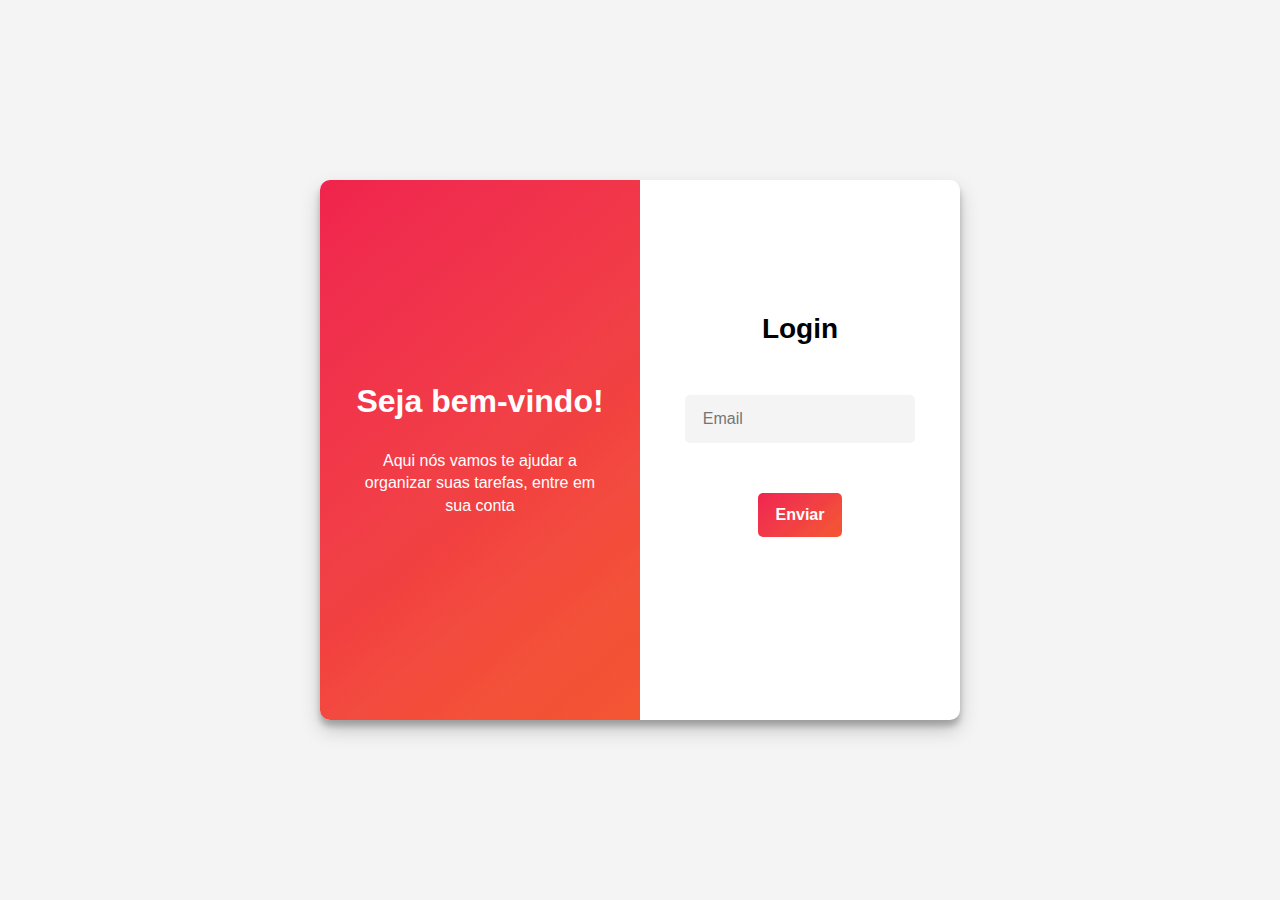
<file: index.html>
<!DOCTYPE html>
<html lang="pt-BR">
<head>
    <meta charset="UTF-8">
    <meta name="viewport" content="width=device-width, initial-scale=1.0">
    <title>Login</title>
    <link rel="stylesheet" href="/css/global.css">
    <link rel="stylesheet" href="/css/login.css">
</head>
<body>
    <div class="login-container">
        <div class="info-div">
            <h1>Seja bem-vindo!</h1>
            <p>Aqui nós vamos te ajudar a organizar suas tarefas, entre em sua conta </p>
        </div>

        <div class="login-section">
            <form id="login-form">
                <h2>Login</h2>
                <input type="email" id="login-email" placeholder="Email" required>
                <input id="btn-login" type="button" value="Enviar" />
                <span id="error-message"></span>
            </form>
        </div>
    </div>

    <script type="module" src="/js/login.js"></script>
</body>
</html>
</file>
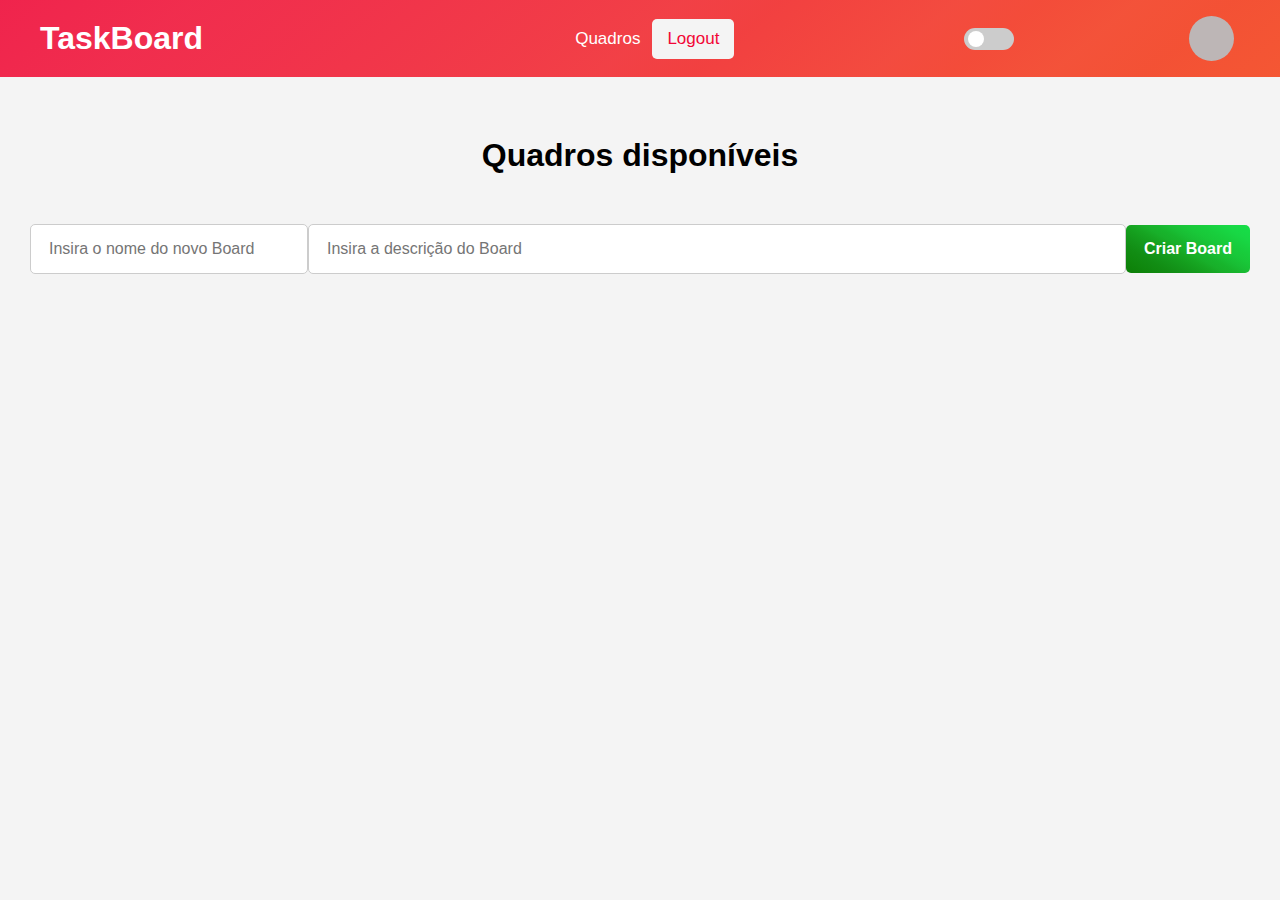
<file: boards.html>
<!DOCTYPE html>
<html lang="pt-BR">
<head>
    <meta charset="UTF-8">
    <meta name="viewport" content="width=device-width, initial-scale=1.0">
    <title>Boards</title>
    <link rel="stylesheet" href="/css/global.css">
    <link rel="stylesheet" href="/css/boards.css">
    <link rel="stylesheet" href="https://cdnjs.cloudflare.com/ajax/libs/font-awesome/6.7.1/css/all.min.css" integrity="sha512-5Hs3dF2AEPkpNAR7UiOHba+lRSJNeM2ECkwxUIxC1Q/FLycGTbNapWXB4tP889k5T5Ju8fs4b1P5z/iB4nMfSQ==" crossorigin="anonymous" referrerpolicy="no-referrer" />
</head>
<body>
    <header>
        <div class="logo-div">
            <i class="fa-solid fa-chart-simple"></i>
            <h1>TaskBoard</h1>
        </div>

        <nav>
            <a href="./boards.html">Quadros</a>
            <button id="loggout-btn">Logout</button>
        </nav>

        <div id="switch-holder">
            <label class="switch">
                <input type="checkbox">
                <span class="slider round"></span>
            </label>
        </div>

        <div class="user-section">
            <span id="username-section"><!-- Aqui vai o nome do usuário logado --></span>
            <i class="fa-solid fa-user"></i>
        </div>
    </header>

    <h1 class="page-title">Quadros disponíveis</h1>
    <form action="" id="board-form">
        <input type="text" id="board-name" placeholder="Insira o nome do novo Board" required>
        <input type="text" id="board-desc" placeholder="Insira a descrição do Board">
        <input type="submit" value="Criar Board" id="submit-board">
    </form>

    <div id="cards-container" class="grid-container">

    </div>

    <div class="modal-bg" id="modal-bg">
    </div>
    <div class="edit-board-modal" id="edit-board-modal">
        <form action="" id="edit-board-form">
            <fieldset>
                <label for="edit-board-name">Nome</label>
                <input type="text" id="edit-board-name">
            </fieldset>

            <fieldset>
                <label for="edit-board-desc">Descrição</label>
                <input type="text" id="edit-board-desc">
            </fieldset>

            <fieldset class="edit-form-btns">
                <button id="cancel-btn">Cancelar</button>
                <input id="submit-edit-btn" type="submit" value="Confirmar">
            </fieldset>
        </form>
    </div>

    <script type="module" src="/js/boards.js"></script>
    <script type="module" src="/js/global.js"></script>
</body>
</html>
</file>
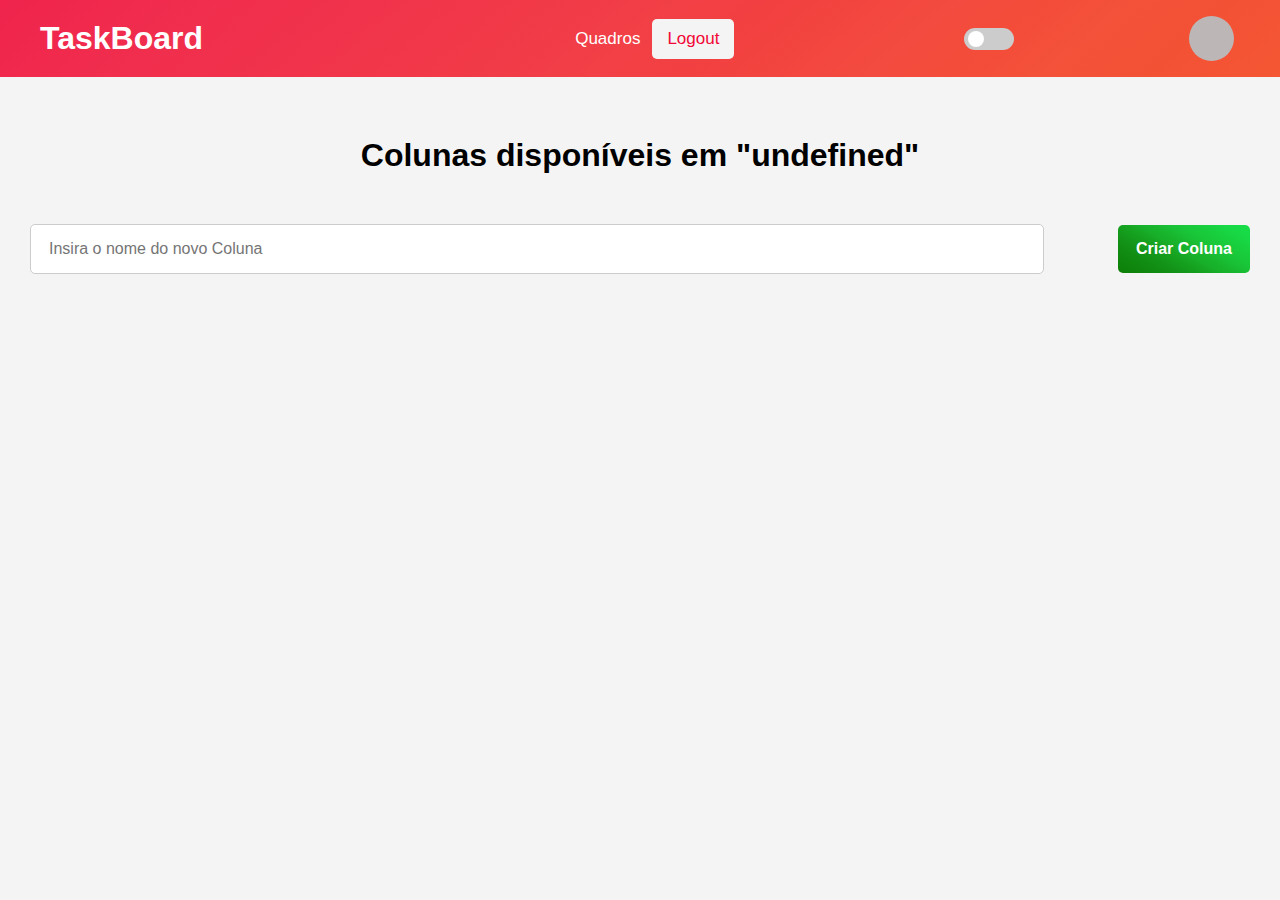
<file: columns.html>
<!DOCTYPE html>
<html lang="pt-BR">
<head>
    <meta charset="UTF-8">
    <meta name="viewport" content="width=device-width, initial-scale=1.0">
    <title>Colunas</title>
    <link rel="stylesheet" href="/css/global.css">
    <link rel="stylesheet" href="/css/columns.css">
    <link rel="stylesheet" href="https://cdnjs.cloudflare.com/ajax/libs/font-awesome/6.7.1/css/all.min.css" integrity="sha512-5Hs3dF2AEPkpNAR7UiOHba+lRSJNeM2ECkwxUIxC1Q/FLycGTbNapWXB4tP889k5T5Ju8fs4b1P5z/iB4nMfSQ==" crossorigin="anonymous" referrerpolicy="no-referrer" />
</head>
<body>

    <header>
        <div class="logo-div">
            <i class="fa-solid fa-chart-simple"></i>
            <h1>TaskBoard</h1>
        </div>

        <nav>
            <a href="./boards.html">Quadros</a>
            <button id="loggout-btn">Logout</button>
        </nav>

        <div id="switch-holder">
            <label class="switch">
                <input type="checkbox">
                <span class="slider round"></span>
            </label>
        </div>

        <div class="user-section">
            <span id="username-section"><!-- Aqui vai o nome do usuário logado --></span>
            <i class="fa-solid fa-user"></i>
        </div>
    </header>

    <h1 class="page-title">Colunas disponíveis</h1>

    <form action="" id="col-form">
        <input type="text" id="col-name" placeholder="Insira o nome do novo Coluna" required>
        <input type="submit" value="Criar Coluna" id="submit-col">
    </form>

    <div id="columns-container">

    </div>

    <script type="module" src="/js/columns.js"></script>
    <script type="module" src="/js/global.js"></script>
</body>
</html>
</file>
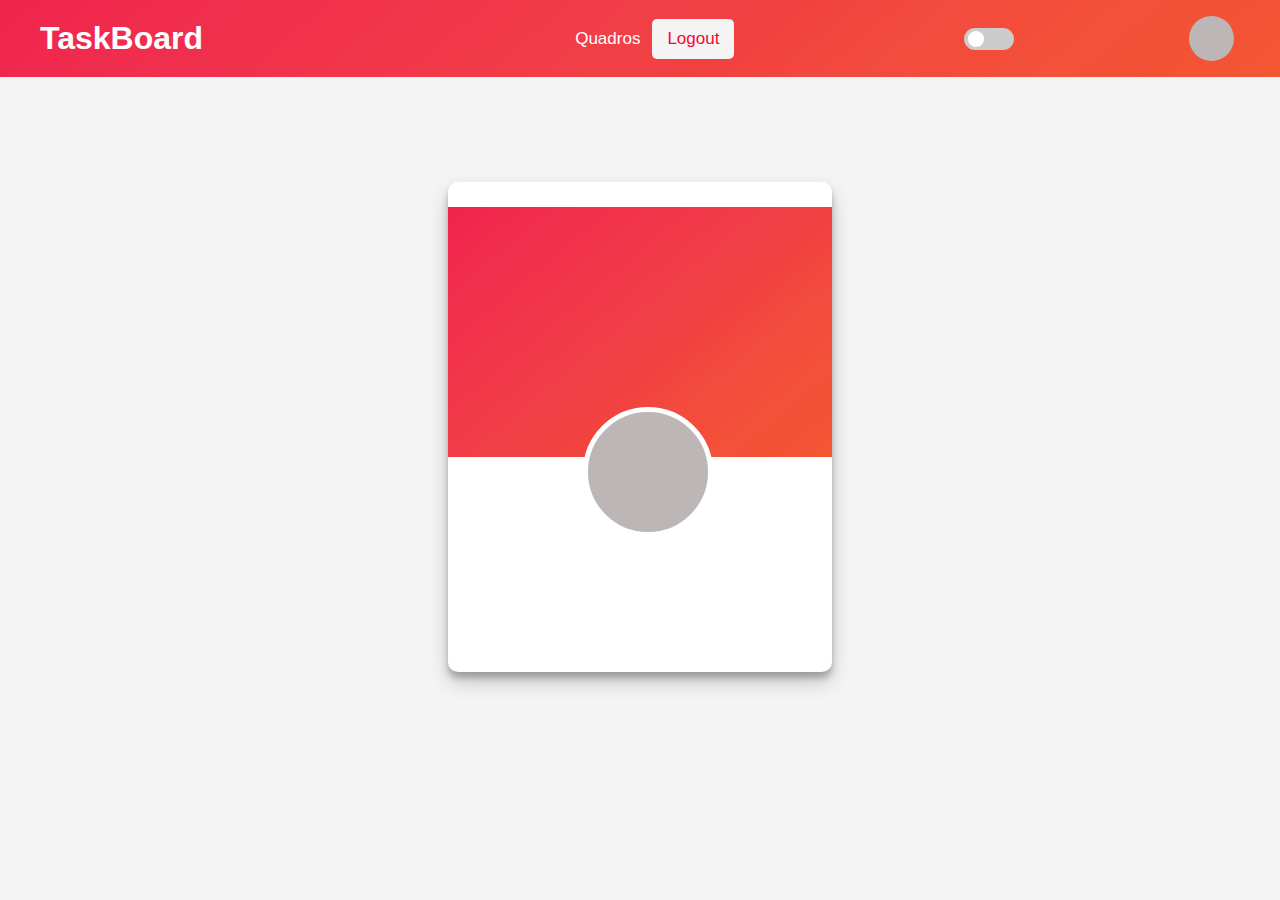
<file: user.html>
<!DOCTYPE html>
<html lang="en">
<head>
    <meta charset="UTF-8">
    <meta name="viewport" content="width=device-width, initial-scale=1.0">
    <title>Seus dados</title>
    <link rel="stylesheet" href="./css/global.css">
    <link rel="stylesheet" href="./css/user.css">
    <link rel="stylesheet" href="https://cdnjs.cloudflare.com/ajax/libs/font-awesome/6.7.1/css/all.min.css" integrity="sha512-5Hs3dF2AEPkpNAR7UiOHba+lRSJNeM2ECkwxUIxC1Q/FLycGTbNapWXB4tP889k5T5Ju8fs4b1P5z/iB4nMfSQ==" crossorigin="anonymous" referrerpolicy="no-referrer" />
</head>
<body>
    <header>
        <div class="logo-div">
            <i class="fa-solid fa-chart-simple"></i>
            <h1>TaskBoard</h1>
        </div>

        <nav>
            <a href="./boards.html">Quadros</a>
            <button id="loggout-btn">Logout</button>
        </nav>

        <div id="switch-holder">
            <label class="switch">
                <input type="checkbox">
                <span class="slider round"></span>
            </label>
        </div>

        <div class="user-section">
            <span id="username-section"><!-- Aqui vai o nome do usuário logado --></span>
            <i class="fa-solid fa-user"></i>
        </div>
    </header>
    <div class="page-container">
        <div class="user-data">
            <div class="icon-background"></div>
            <div class="user-picture">
                <i class="fa-solid fa-user"></i>
            </div>
            <h2 id="userName"></h2>
            <span class="birthDate"></span>
            <span class="phoneNumber"></span>
            <span class="email"></span>
        </div>
    </div>

    <script type="module" src="/js/global.js"></script>
    <script type="module" src="/js/userPage.js"></script>
</body>
</html>
</file>
<file: css/global.css>
*{
    margin: 0;
    padding: 0;
}

:root {
    --background-color-light: #f4f4f4;
    --text-color-light: #000000;
    --background-color-dark: #121212;
    --text-color-dark: #ffffff;
    --button-bg: #4CAF50;
    --button-text: #ffffff;
}

body {
    font-family: Arial, sans-serif;
    margin: 0;
    padding: 0;
    background-color: var(--background-color-light);
    color: var(--text-color-light);
    transition: background-color 0.3s, color 0.3s;
}

body.dark-mode {
    background-color: var(--background-color-dark);
    color: var(--text-color-dark);
}

header, .logo-div, header .user-section, nav{
    display: flex;
    align-items: center;
}

header{
    padding: 20px 30px;
    background-image: linear-gradient(
        320deg,
        hsl(11deg 90% 58%) 0%,
        hsl(9deg 89% 58%) 10%,
        hsl(8deg 89% 59%) 17%,
        hsl(6deg 89% 59%) 24%,
        hsl(4deg 88% 60%) 30%,
        hsl(2deg 88% 60%) 37%,
        hsl(0deg 87% 60%) 43%,
        hsl(358deg 87% 60%) 50%,
        hsl(356deg 87% 59%) 57%,
        hsl(354deg 87% 58%) 66%,
        hsl(352deg 87% 57%) 75%,
        hsl(350deg 87% 56%) 86%,
        hsl(348deg 87% 54%) 100%
    );
    color: #FFF;
    position: relative;
}

.logo-div i{
    font-size: 26px;
    margin-right: 10px;
}

header nav{
    width: 12%;
    position: absolute;
    left: 44%;
    justify-content: space-between;
}

header nav a, header nav button{
    font-size: 17px;
    transition: 0.5s all ease-in-out;
}

header nav a{
    padding: 12px;
    color: #FFF;
    text-decoration: none;
}

header nav button{
    padding: 10px 15px;
    border: none;
    border-radius: 5px;
    color: hsl(348, 94%, 49%);
    cursor: pointer;
}

header .user-section{
    padding: 10px 16px;
    position: absolute;
    right: 30px;
    justify-content: space-between;
    transition: 0.5s all ease-in-out;
}

header .user-section:hover, header a:hover{
    cursor: pointer;
    background-color: hsla(0, 88%, 47%, 0.607);
    border-radius: 10px;
}

header .user-section span, header .user-section i{
    cursor: pointer;
}

header .user-section i{
    width: 25px;
    height: 25px;
    padding: 10px;
    margin-left: 15px;
    font-size: 20px;
    background-color: #bdb6b6;
    border-radius: 25px;
    display: flex;
    align-items: center;
    justify-content: center;
}

#switch-holder{
    position: absolute;
    right: 20%;
}

.switch {
    position: relative;
    display: inline-block;
    width: 60px;
    height: 34px;
}

.switch input {
    opacity: 0;
    width: 0;
    height: 0;
}

.slider {
    width: 50px;
    height: 22px;
    position: absolute;
    cursor: pointer;
    top: 6px;
    left: 0;
    right: 0;
    bottom: 0;
    background-color: #ccc;
    -webkit-transition: .4s;
    transition: .4s;
}

.slider:before {
    position: absolute;
    content: "";
    height: 16px;
    width: 16px;
    left: 4px;
    bottom: 3px;
    background-color: white;
    -webkit-transition: .4s;
    transition: .4s;
}

input:checked + .slider {
    background-color: #202020;
}

input:focus + .slider {
    box-shadow: 0 0 1px #202020;
}

input:checked + .slider:before {
    -webkit-transform: translateX(26px);
    -ms-transform: translateX(26px);
    transform: translateX(26px);
}

/* Rounded sliders */
.slider.round {
    border-radius: 34px;
}

.slider.round:before {
    border-radius: 50%;
}

input, button{
    padding: 15px 18px;
    background-color: #f4f4f4;
    border: none;
    border-radius: 5px;
    font-size: 16px;
}

.page-title{
    width: 100%;
    margin: 60px 0 50px 0;
    text-align: center;
}

.delete-btn, #cancel-btn{
    background-image: linear-gradient(
        320deg,
        hsl(11deg 90% 58%) 0%,
        hsl(9deg 89% 58%) 10%,
        hsl(8deg 89% 59%) 17%,
        hsl(6deg 89% 59%) 24%,
        hsl(4deg 88% 60%) 30%,
        hsl(2deg 88% 60%) 37%,
        hsl(0deg 87% 60%) 43%,
        hsl(358deg 87% 60%) 50%,
        hsl(356deg 87% 59%) 57%,
        hsl(354deg 87% 58%) 66%,
        hsl(352deg 87% 57%) 75%,
        hsl(350deg 87% 56%) 86%,
        hsl(348deg 87% 54%) 100%
    );
    color: #FFF;
    font-weight: 600;
    cursor: pointer;
    transition: 0.5s all ease-in-out;
}

.delete-btn:hover, #cancel-btn:hover{
    background-image: none;
    background-color: hsl(348, 94%, 49%);
}

.edit-btn{
    background-image: linear-gradient(
    65deg,
    hsl(206deg 78% 53%) 0%,
    hsl(206deg 80% 52%) 7%,
    hsl(206deg 81% 50%) 13%,
    hsl(206deg 87% 49%) 18%,
    hsl(205deg 95% 47%) 22%,
    hsl(206deg 100% 46%) 27%,
    hsl(206deg 100% 46%) 33%,
    hsl(207deg 100% 46%) 39%,
    hsl(208deg 100% 46%) 46%,
    hsl(209deg 100% 46%) 55%,
    hsl(210deg 100% 46%) 66%,
    hsl(211deg 98% 47%) 80%,
    hsl(213deg 90% 49%) 100%
  );
}

.edit-btn:hover{
    background-image: none;
    background-color: hsl(210deg 100% 46%) ;
}

#board-form, #col-form{
    padding: 0 30px;
    margin-bottom: 50px;
    display: flex;
    align-items: center;
    justify-content: space-between;
}

#board-form input, #col-form input{
    background-color: #FFF;
    border: 1px solid #ccc;
}

#board-form #board-name, #col-form #col-name{
    width: 20%;
}

#board-form #board-desc{
    width: 65%;
}
</file>
<file: css/login.css>
body{
    height: 100vh;
    display: flex;
    align-items: center;
    justify-content: center;
}

.login-container{
    width: 50%;
    height: 60%;
    background-color: #FFF;
    border-radius: 10px;
    box-shadow: rgba(0, 0, 0, 0.19) 0px 10px 20px, rgba(0, 0, 0, 0.23) 0px 6px 6px;
    display: flex;
    align-items: center;
}

.login-container .info-div, .login-container .login-section, #login-form{
    display: flex;
    flex-direction: column;
    align-items: center;
    justify-content: center;
}

.login-container .info-div{
    width: 50%;
    height: 100%;
    background-image: linear-gradient(
        320deg,
        hsl(11deg 90% 58%) 0%,
        hsl(9deg 89% 58%) 10%,
        hsl(8deg 89% 59%) 17%,
        hsl(6deg 89% 59%) 24%,
        hsl(4deg 88% 60%) 30%,
        hsl(2deg 88% 60%) 37%,
        hsl(0deg 87% 60%) 43%,
        hsl(358deg 87% 60%) 50%,
        hsl(356deg 87% 59%) 57%,
        hsl(354deg 87% 58%) 66%,
        hsl(352deg 87% 57%) 75%,
        hsl(350deg 87% 56%) 86%,
        hsl(348deg 87% 54%) 100%
    );
    border-radius: 10px 0 0 10px;
    color: #FFF;
}

.login-container .info-div p{
    width: 80%;
    margin-top: 30px;
    text-align: center;
    line-height: 1.4;
}

.login-container .login-section{
    width: 50%;
    height: 100%;
}

#login-form{
    height: 60%;
    justify-content: space-around;
}

#login-form h2{
    font-size: 28px;
}

#login-form #btn-login{
    padding: 18px;
    background-color: #f4f4f4;
    border: none;
    border-radius: 5px;
    font-size: 16px;
}

#login-form #login-email{
    width: 80%;
}

#login-form #btn-login{
    padding: 13px 18px;
    background-image: linear-gradient(
        320deg,
        hsl(11deg 90% 58%) 0%,
        hsl(9deg 89% 58%) 10%,
        hsl(8deg 89% 59%) 17%,
        hsl(6deg 89% 59%) 24%,
        hsl(4deg 88% 60%) 30%,
        hsl(2deg 88% 60%) 37%,
        hsl(0deg 87% 60%) 43%,
        hsl(358deg 87% 60%) 50%,
        hsl(356deg 87% 59%) 57%,
        hsl(354deg 87% 58%) 66%,
        hsl(352deg 87% 57%) 75%,
        hsl(350deg 87% 56%) 86%,
        hsl(348deg 87% 54%) 100%
    );
    color: #FFF;
    font-weight: 600;
    cursor: pointer;
}

#login-form #error-message{
    width: 75%;
    text-align: center;
    line-height: 1.4;
    font-weight: 600;
    color: hsl(348, 86%, 50%);
}
</file>
<file: css/boards.css>
.grid-container{
    display: grid;
    grid-template-columns: repeat(4, 25%);
    justify-items: center;
    row-gap: 50px;
}

.card {
    width: 300px;
    height: 150px;
    background-color: var(--background-color-light);
    border: 1px solid #ccc;
    overflow: wrap;
    justify-content: center;
    align-items: center;
    padding: 20px;
    box-shadow: 0 4px 6px rgba(0,0,0,0.1);
    transition: transform 0.3s ease-in-out;
    cursor: pointer;
    border-radius: 10px;
}

.card:hover {
    transform: scale(1.05);
}

.card hr{
    margin-top: 20px;
    color: transparent;
    height: 2px;
    background-image: linear-gradient(
        320deg,
        hsl(11deg 90% 58%) 0%,
        hsl(9deg 89% 58%) 10%,
        hsl(8deg 89% 59%) 17%,
        hsl(6deg 89% 59%) 24%,
        hsl(4deg 88% 60%) 30%,
        hsl(2deg 88% 60%) 37%,
        hsl(0deg 87% 60%) 43%,
        hsl(358deg 87% 60%) 50%,
        hsl(356deg 87% 59%) 57%,
        hsl(354deg 87% 58%) 66%,
        hsl(352deg 87% 57%) 75%,
        hsl(350deg 87% 56%) 86%,
        hsl(348deg 87% 54%) 100%
    );
    border-radius: 5px;
}

.card p{
    margin-top: 20px;
}

.board-btns button{
    width: 45px;
    padding: 8px;
    margin-top: 15px;
    margin-right: 15px;
    border: none;
    border-radius: 10px;
    color: #FFF;
    font-size: 16px;
    cursor: pointer;
    transition: 0.5s all ease-in-out;
}

#board-form input[type=submit], #submit-edit-btn{
    border: none;
    background-image: linear-gradient(
    30deg,
    hsl(117deg 90% 26%) 0%,
    hsl(119deg 82% 29%) 12%,
    hsl(121deg 78% 31%) 22%,
    hsl(123deg 77% 33%) 30%,
    hsl(124deg 77% 35%) 37%,
    hsl(125deg 76% 37%) 43%,
    hsl(127deg 76% 39%) 48%,
    hsl(128deg 77% 40%) 54%,
    hsl(130deg 77% 42%) 60%,
    hsl(131deg 78% 44%) 68%,
    hsl(132deg 79% 45%) 76%,
    hsl(134deg 80% 47%) 87%,
    hsl(135deg 82% 48%) 100%
  );
  font-weight: 600;
  color: #FFF;
  cursor: pointer;
  transition: 0.4s all ease-in-out;
}

#board-form input[type=submit]:hover, #submit-edit-btn:hover{
    background-image: none;
    background-color: hsl(123deg 77% 33%);
}

.modal-bg{
    width: 100vw;
    height: 100vh;
    position: fixed;
    top: 0;
    left: 0;
    background-color: #f4f4f4;
    opacity: 0.8;
    z-index: 1;
    display: none;
}

.edit-board-modal{
    width: 30vw;
    height: 60vh;
    background-color: #FFF;
    z-index: 2;
    position: fixed;
    top: 20%;
    left: 35%;
    box-shadow: rgba(255, 255, 255, 0.1) 0px 1px 1px 0px inset, rgba(50, 50, 93, 0.25) 0px 50px 100px -20px, rgba(0, 0, 0, 0.3) 0px 30px 60px -30px;
    border-radius: 20px;
    display: none;
    align-items: center;
    justify-content: center;
}

.edit-board-modal form{
    width: 80%;
}

.edit-board-modal form fieldset{
    height: 80px;
    margin: 40px 0;
    border: none;
    display: flex;
    flex-direction: column;
    justify-content: space-between;
}

.edit-board-modal form fieldset.edit-form-btns{
    height: fit-content;
    flex-direction: row;
}

.edit-board-modal form label{
    font-weight: 600;
}
</file>
<file: css/columns.css>
#columns-container{
    display: flex;
    align-items: flex-start;
}

.column{
    width: 300px;
    min-height: 500px;
    max-height: fit-content;
    margin: 0 50px;
    background-color: #FFF;
    box-shadow: 0 4px 6px rgba(0,0,0,0.1);
    border: 1px solid #ccc;
    border-radius: 20px;
}

.column-head{
    padding: 20px;
    display: flex;
    align-items: center;
    justify-content: space-between;
}

.column-head button{
    width: 45px;
    padding: 8px;
    margin-left: 10px;
    border: none;
    border-radius: 10px;
    color: #FFF;
    font-size: 16px;
    cursor: pointer;
    transition: 0.5s all ease-in-out;
}

.column .divisive{
    width: 100%;
    height: 1px;
    background-color: #ccc;
    border: none;
}

#col-form input[type=text]{
    width: 80% !important;
}

#col-form input[type=submit]{
    border: none;
    background-image: linear-gradient(
    30deg,
    hsl(117deg 90% 26%) 0%,
    hsl(119deg 82% 29%) 12%,
    hsl(121deg 78% 31%) 22%,
    hsl(123deg 77% 33%) 30%,
    hsl(124deg 77% 35%) 37%,
    hsl(125deg 76% 37%) 43%,
    hsl(127deg 76% 39%) 48%,
    hsl(128deg 77% 40%) 54%,
    hsl(130deg 77% 42%) 60%,
    hsl(131deg 78% 44%) 68%,
    hsl(132deg 79% 45%) 76%,
    hsl(134deg 80% 47%) 87%,
    hsl(135deg 82% 48%) 100%
  );
  font-weight: 600;
  color: #FFF;
  cursor: pointer;
  transition: 0.4s all ease-in-out;
}
</file>
<file: css/user.css>
.page-container{
    position: relative;
    padding: 0;
    margin: 0;
    width: 100%;
    height: 700px;
    display: flex;
    align-items: center;
    justify-content: center;
}

.user-data{
    width: 30%;
    height: 70%;
    background-color: #ffffff;
    border-radius: 10px;
    box-shadow: rgba(0, 0, 0, 0.19) 0px 10px 20px, rgba(0, 0, 0, 0.23) 0px 6px 6px;
    display: flex;
    justify-content: center;
    align-items: center;
    flex-direction: column;
    text-align: center;
    overflow: hidden;
}

.user-data i{
    margin-bottom: 30px;
    padding: 10px;
    margin-left: 15px; 
}

.icon-background{
    width: 100%;
    height: 250px;
    background-image: linear-gradient(
        320deg,
        hsl(11deg 90% 58%) 0%,
        hsl(9deg 89% 58%) 10%,
        hsl(8deg 89% 59%) 17%,
        hsl(6deg 89% 59%) 24%,
        hsl(4deg 88% 60%) 30%,
        hsl(2deg 88% 60%) 37%,
        hsl(0deg 87% 60%) 43%,
        hsl(358deg 87% 60%) 50%,
        hsl(356deg 87% 59%) 57%,
        hsl(354deg 87% 58%) 66%,
        hsl(352deg 87% 57%) 75%,
        hsl(350deg 87% 56%) 86%,
        hsl(348deg 87% 54%) 100%
    );
}

.user-picture {
    margin-top: -50px;
    display: flex;
    justify-content: center;
    align-items: center;
}

.user-picture i {
    width: 100px;
    height: 100px;
    font-size: 50px;
    color: #fff;
    background-color: #bdb6b6;
    border-radius: 50%;
    display: flex;
    align-items: center;
    justify-content: center;
    border: 5px solid #ffffff;
}

.user-data h2{
    margin-bottom: 20px;
}

.user-data span{
    display: block;
    font-size: 16px;
    margin-bottom: 20px;
}
</file>
